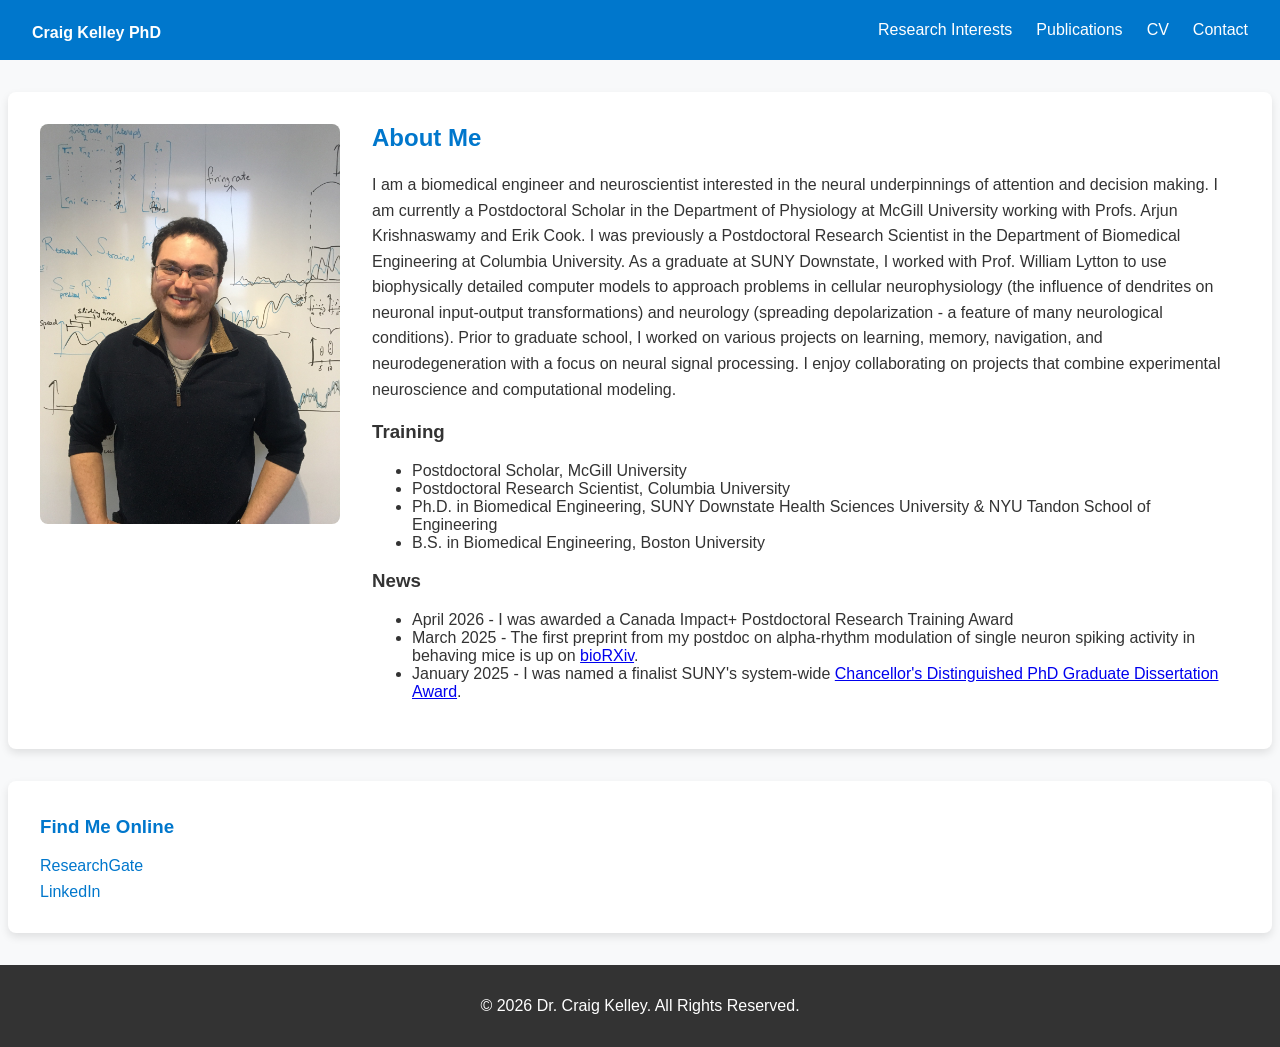
<file: index.html>
<!DOCTYPE html>
<html lang="en">
<head>
  <meta charset="UTF-8">
  <meta name="viewport" content="width=device-width, initial-scale=1.0">
  <title>Craig Kelley PhD</title>
  <link rel="stylesheet" href="style.css">
</head>
<body>
  <header>
    <div class="nav-bar">
      <h1><a href="index.html">Craig Kelley PhD</a></h1>
      <nav>
        <ul>
          <li><a href="research.html">Research Interests</a></li>
          <li><a href="publications.html">Publications</a></li>
          <li><a href="cv.pdf" target="_blank">CV</a></li>
          <li><a href="contact.html">Contact</a></li>
        </ul>
      </nav>
    </div>
  </header>

  <main>
    <!-- Profile Section -->
    <section class="profile">
      <div class="profile-image">
        <img src="profile.jpg" alt="Dr. Craig Kelley's Profile Picture">
      </div>
      <div class="about-me">
        <h2>About Me</h2>
        <p>
            I am a biomedical engineer and neuroscientist interested in the neural underpinnings of attention and decision making. 
            I am currently a Postdoctoral Scholar in the Department of Physiology at McGill University working with Profs. Arjun Krishnaswamy and Erik Cook.
            I was previously a Postdoctoral Research Scientist in the Department of Biomedical Engineering at Columbia University.
            As a graduate at SUNY Downstate, I worked with Prof. William Lytton to use biophysically detailed computer models to approach problems in cellular neurophysiology
            (the influence of dendrites on neuronal input-output transformations) and neurology (spreading depolarization - a feature of many neurological conditions).
            Prior to graduate school, I worked on various projects on learning, memory, navigation, and neurodegeneration with a focus on neural signal processing.  
            I enjoy collaborating on projects that combine experimental neuroscience and computational modeling.
        </p>
        <!-- Education Subsection -->
        <h3>Training</h3>
        <ul>
            <li>Postdoctoral Scholar, McGill University</li>
            <li>Postdoctoral Research Scientist, Columbia University</li>
            <li>Ph.D. in Biomedical Engineering, SUNY Downstate Health Sciences University & NYU Tandon School of Engineering</li>
            <li>B.S. in Biomedical Engineering, Boston University</li>
        </ul>
        <!-- News Subsection -->
        <h3>News</h3>
        <ul>
            <li>April 2026 - I was awarded a Canada Impact+ Postdoctoral Research Training Award</li>
            <li>March 2025 - The first preprint from my postdoc on alpha-rhythm modulation of single neuron spiking activity in behaving mice is up on <a href="https://www.biorxiv.org/content/10.1101/2025.03.07.642074v1" target="_blank">bioRXiv</a>.</li>
            <li>January 2025 - I was named a finalist SUNY's system-wide <a href="https://system.suny.edu/academic-affairs/faculty-staff-awards/dissertation-award/" target="_blank">Chancellor's Distinguished PhD Graduate Dissertation Award</a>. </li>
        </ul>
      </div>
      </div>
    </section>

    <!-- External Links Section -->
    <section class="external-links">
      <h3>Find Me Online</h3>
      <ul>
        <li><a href="https://www.researchgate.net/profile/Craig-Kelley" target="_blank">ResearchGate</a></li>
        <li><a href="https://www.linkedin.com/feed/" target="_blank">LinkedIn</a></li>
      </ul>
    </section>
  </main>

  <footer>
    <p>&copy; 2026 Dr. Craig Kelley. All Rights Reserved.</p>
  </footer>
</body>
</html>
</file>
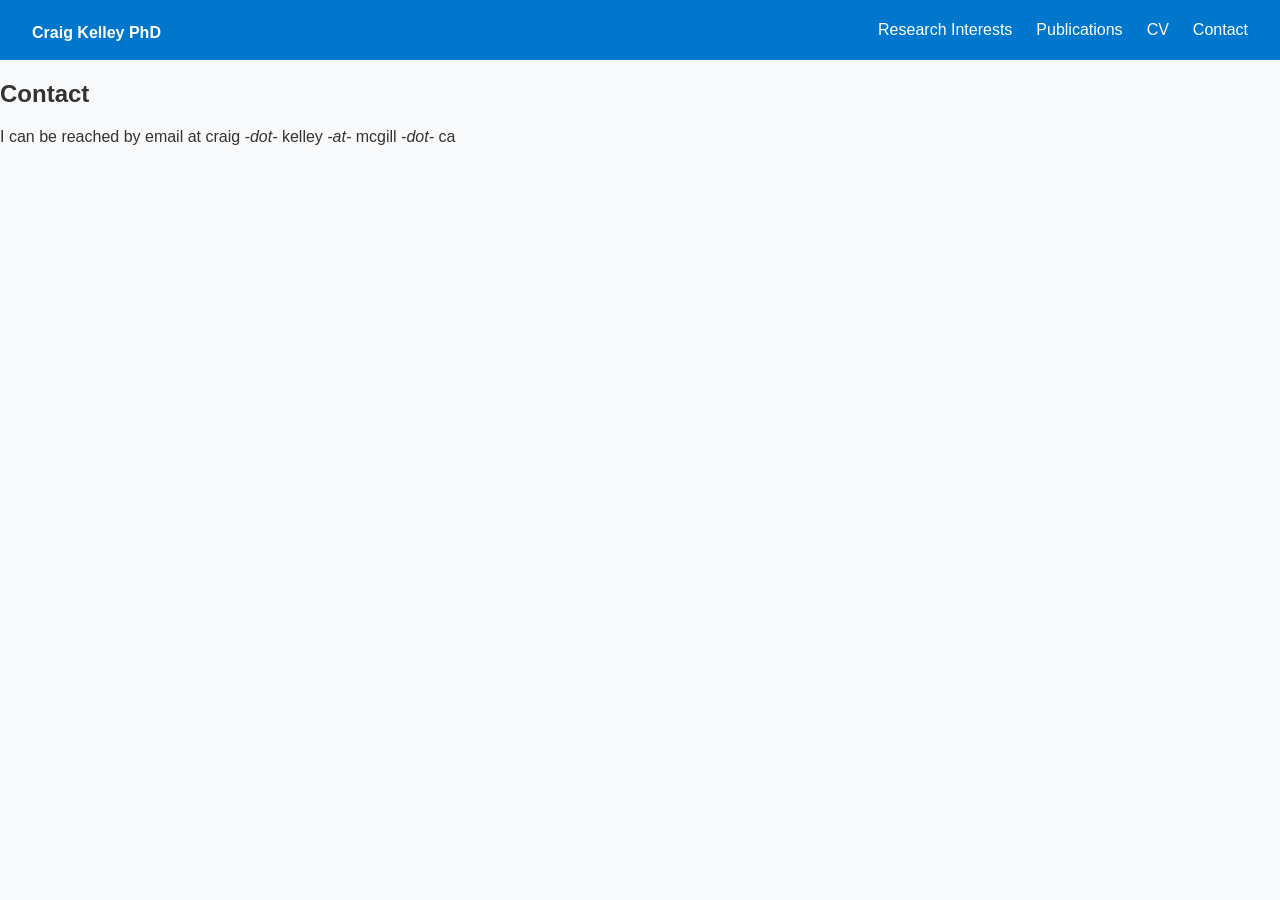
<file: contact.html>
<!DOCTYPE html>
<html lang="en">
<head>
  <meta charset="UTF-8">
  <meta name="viewport" content="width=device-width, initial-scale=1.0">
  <title>Contact</title>
  <link rel="stylesheet" href="style.css">
</head>
<body>
    <header>
        <div class="nav-bar">
          <h1><a href="index.html">Craig Kelley PhD</a></h1>
          <nav>
            <ul>
              <li><a href="research.html">Research Interests</a></li>
              <li><a href="publications.html">Publications</a></li>
              <li><a href="cv.pdf" target="_blank">CV</a></li>
              <li><a href="contact.html">Contact</a></li>
            </ul>
          </nav>
        </div>
    </header>
  <main>
    <h2>Contact</h2>
    <p>I can be reached by email at craig <em>-dot-</em> kelley <em>-at-</em> mcgill <em>-dot-</em> ca</p>
  </main>
</body>
</html>
</file>
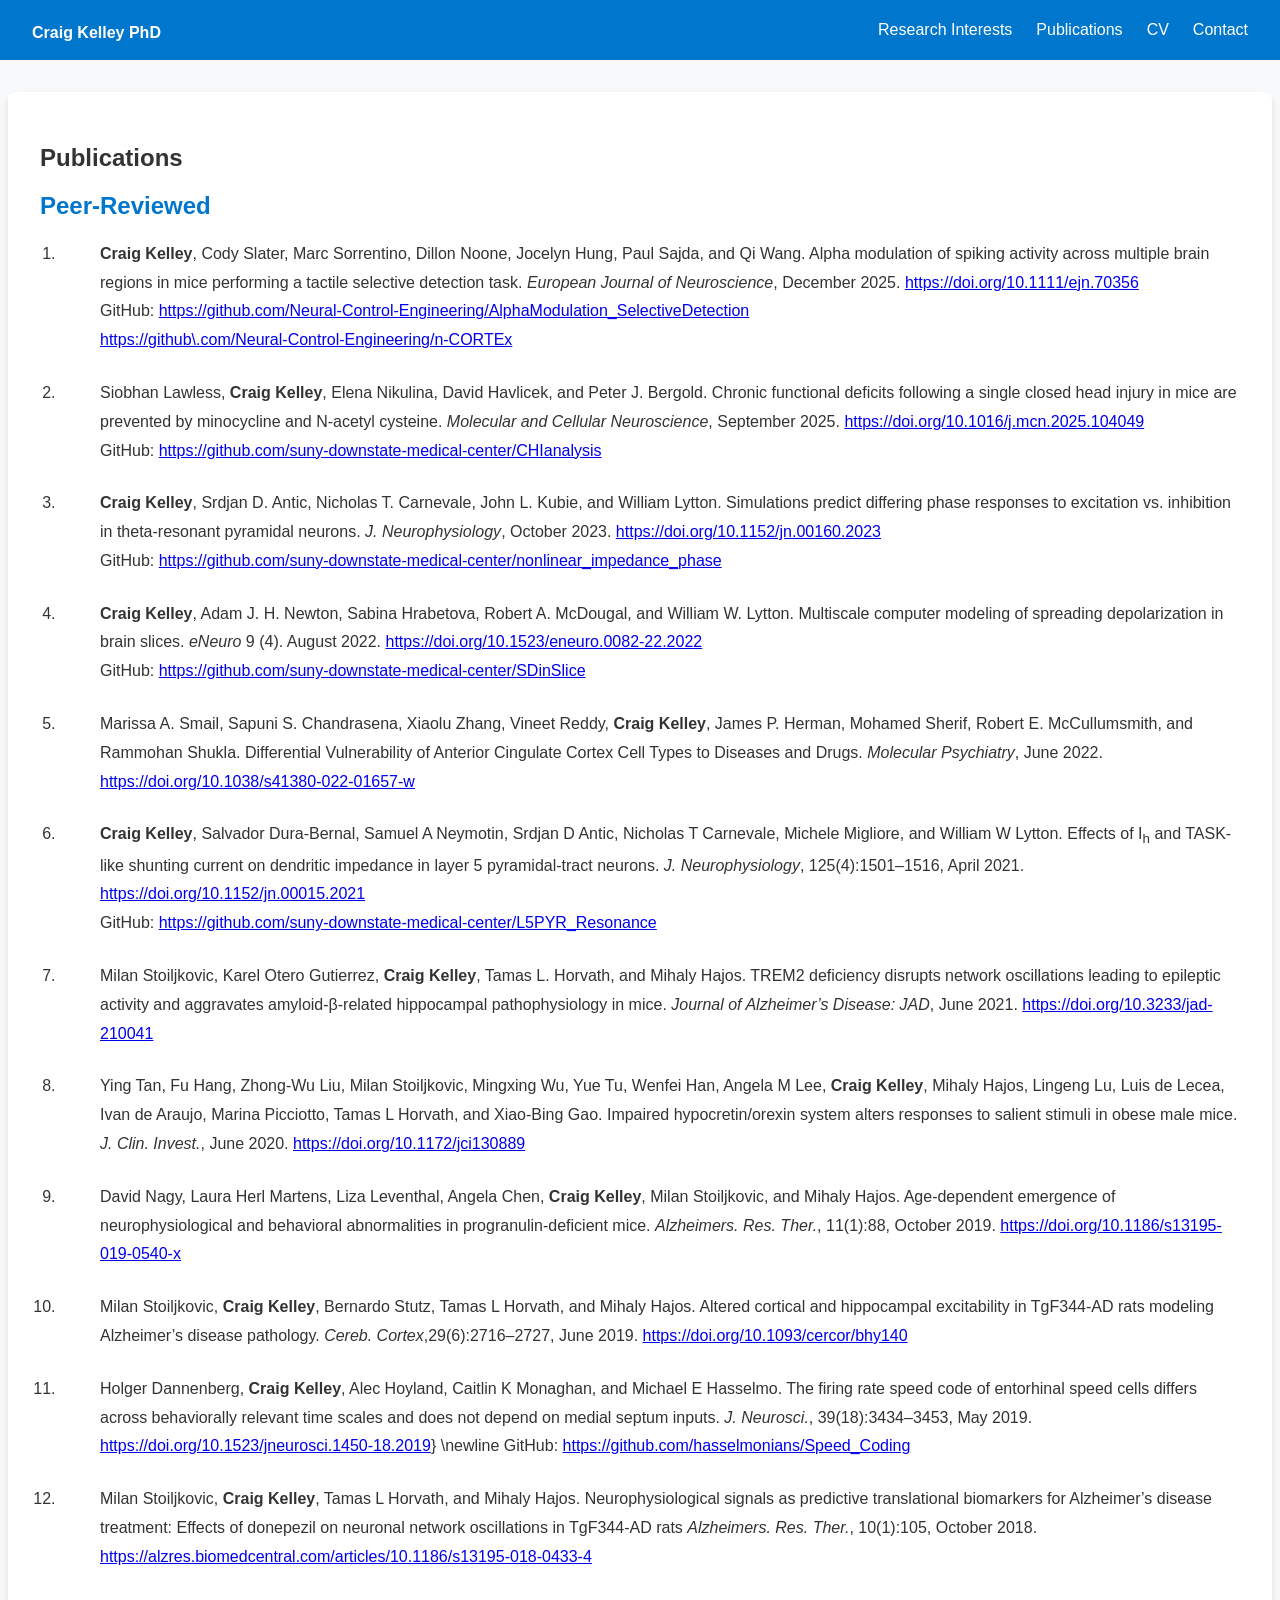
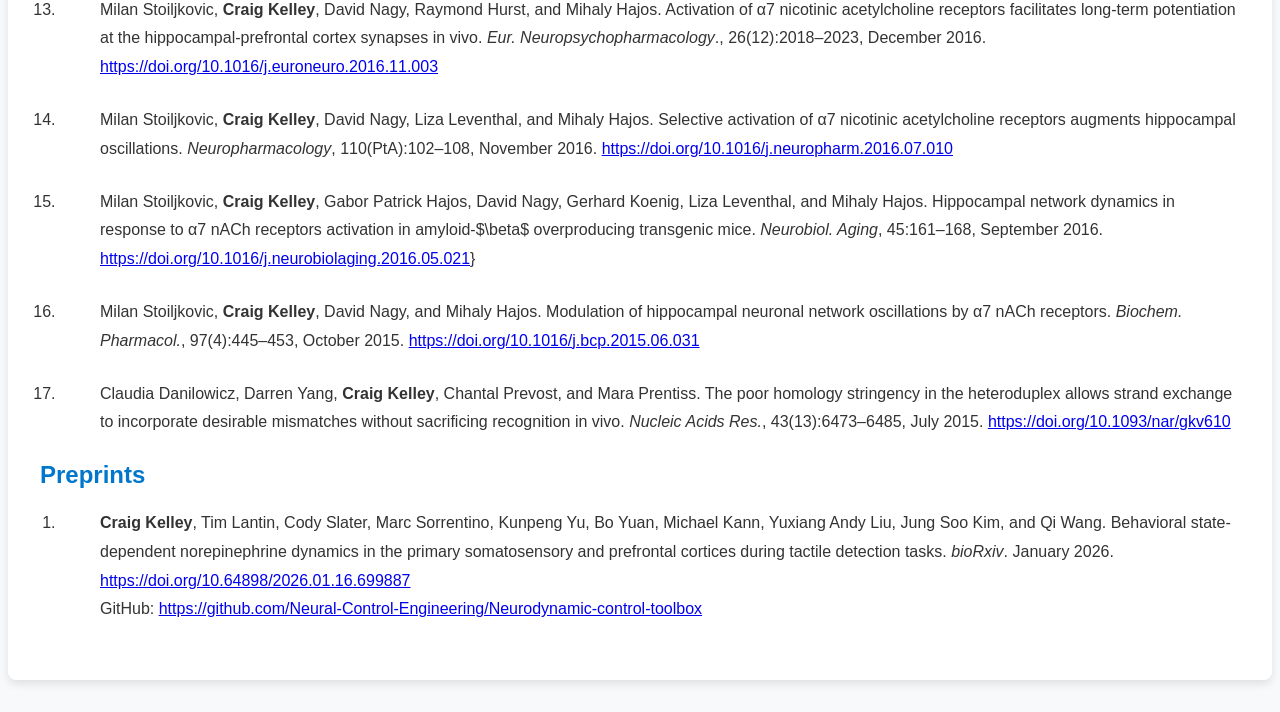
<file: publications.html>
<!DOCTYPE html>
<html lang="en">
<head>
  <meta charset="UTF-8">
  <meta name="viewport" content="width=device-width, initial-scale=1.0">
  <link rel="stylesheet" href="style.css">
  <title>Publications</title>
</head>
<body>
    <header>
        <div class="nav-bar">
          <h1><a href="index.html">Craig Kelley PhD</a></h1>
          <nav>
            <ul>
              <li><a href="research.html">Research Interests</a></li>
              <li><a href="publications.html">Publications</a></li>
              <li><a href="cv.pdf" target="_blank">CV</a></li>
              <li><a href="contact.html">Contact</a></li>
            </ul>
          </nav>
        </div>
    </header>
    <main>
        <section class="publications">
            <div class="pub-list">
            <h1>Publications</h1>
        
            <h2>Peer-Reviewed</h2>
            <ol>
                <li>
                <strong>Craig Kelley</strong>, Cody Slater, Marc Sorrentino, Dillon Noone, Jocelyn Hung, Paul Sajda, and Qi Wang. 
                Alpha modulation of spiking activity across multiple brain regions in mice performing a tactile selective detection task. 
                <em>European Journal of Neuroscience</em>, December 2025. <a href="https://doi.org/10.1111/ejn.70356" target="_blank">https://doi.org/10.1111/ejn.70356</a>
                <br>GitHub: <a href="https://github.com/Neural-Control-Engineering/AlphaModulation_SelectiveDetection" target="_blank">https://github.com/Neural-Control-Engineering/AlphaModulation_SelectiveDetection</a>
                <br><a href="https://github\.com/Neural-Control-Engineering/n-CORTEx" target="_blank">https://github\.com/Neural-Control-Engineering/n-CORTEx</a>
                </li>

                <li>
                Siobhan Lawless, <strong>Craig Kelley</strong>, Elena Nikulina, David Havlicek, and Peter J. Bergold.
                Chronic functional deficits following a single closed head injury in mice are prevented by minocycline and N-acetyl cysteine.
                <em>Molecular and Cellular Neuroscience</em>, September 2025.
                <a href="https://doi.org/10.1016/j.mcn.2025.104049" target="_blank">https://doi.org/10.1016/j.mcn.2025.104049</a>
                <br>GitHub: <a href="https://github.com/suny-downstate-medical-center/CHIanalysis" target="_blank">https://github.com/suny-downstate-medical-center/CHIanalysis</a>
                </li> 
                
                <li>
                <strong>Craig Kelley</strong>, Srdjan D. Antic, Nicholas T. Carnevale, John L. Kubie, and William Lytton. 
                Simulations predict differing phase responses to excitation vs. inhibition in theta-resonant pyramidal neurons. 
                <em>J. Neurophysiology</em>, October 2023.
                <a href="https://doi.org/10.1152/jn.00160.2023" target="_blank">https://doi.org/10.1152/jn.00160.2023</a>
                <br>GitHub: <a href="https://github.com/suny-downstate-medical-center/nonlinear_impedance_phase" target="_blank">https://github.com/suny-downstate-medical-center/nonlinear_impedance_phase</a>
                </li>

                <li>
                <strong>Craig Kelley</strong>, Adam J. H. Newton, Sabina Hrabetova, Robert A. McDougal, and William W. Lytton. 
                Multiscale computer modeling of spreading depolarization in brain slices. <em>eNeuro</em> 9 (4). August 2022. 
                <a href="https://doi.org/10.1523/eneuro.0082-22.2022" target="_blank">https://doi.org/10.1523/eneuro.0082-22.2022</a>
                <br>GitHub: <a href="https://github.com/suny-downstate-medical-center/SDinSlice" target="_blank">https://github.com/suny-downstate-medical-center/SDinSlice</a>
                </li>

                <li>
                Marissa A. Smail, Sapuni S. Chandrasena, Xiaolu Zhang, Vineet Reddy, <strong>Craig Kelley</strong>, James P. Herman, Mohamed Sherif, Robert E. McCullumsmith, and Rammohan Shukla. 
                Differential Vulnerability of Anterior Cingulate Cortex Cell Types to Diseases and Drugs. <em>Molecular Psychiatry</em>, June 2022. 
                <a href="https://doi.org/10.1038/s41380-022-01657-w" target="_blank">https://doi.org/10.1038/s41380-022-01657-w</a>
                </li>

                <li>
                <strong>Craig Kelley</strong>, Salvador Dura-Bernal, Samuel A Neymotin, Srdjan D Antic, Nicholas T Carnevale, Michele Migliore, and William W Lytton. 
                Effects of I<sub>h</sub> and TASK-like shunting current on dendritic impedance in layer 5 pyramidal-tract neurons. 
                <em>J. Neurophysiology</em>, 125(4):1501–1516, April 2021. 
                <a href="https://doi.org/10.1152/jn.00015.2021" target="_blank">https://doi.org/10.1152/jn.00015.2021</a>
                <br>GitHub: <a href="https://github.com/suny-downstate-medical-center/L5PYR_Resonance" target="_blank">https://github.com/suny-downstate-medical-center/L5PYR_Resonance</a>
                </li>

                <li>
                Milan Stoiljkovic, Karel Otero Gutierrez, <strong>Craig Kelley</strong>, Tamas L. Horvath, and Mihaly Hajos. 
                TREM2 deficiency disrupts network oscillations leading to epileptic activity and aggravates amyloid-β-related hippocampal pathophysiology in mice. 
                <em>Journal of Alzheimer’s Disease: JAD</em>, June 2021. 
                <a href="https://doi.org/10.3233/jad-210041" target="_blank">https://doi.org/10.3233/jad-210041</a>
                </li>

                <li>
                Ying Tan, Fu Hang, Zhong-Wu Liu, Milan Stoiljkovic, Mingxing Wu, Yue Tu, Wenfei Han, Angela M Lee, <strong>Craig Kelley</strong>, Mihaly Hajos, Lingeng Lu, Luis de Lecea, Ivan de Araujo, Marina Picciotto, Tamas L Horvath, and Xiao-Bing Gao. 
                Impaired hypocretin/orexin system alters responses to salient stimuli in obese male mice. 
                <em>J. Clin. Invest.</em>, June 2020. 
                <a href="https://doi.org/10.1172/jci130889" target="_blank">https://doi.org/10.1172/jci130889</a>
                </li>

                <li>
                David Nagy, Laura Herl Martens, Liza Leventhal, Angela Chen, <strong>Craig Kelley</strong>, Milan Stoiljkovic, and Mihaly Hajos. 
                Age-dependent emergence of neurophysiological and behavioral abnormalities in progranulin-deficient mice. 
                <em>Alzheimers. Res. Ther.</em>, 11(1):88, October 2019. 
                <a href="https://doi.org/10.1186/s13195-019-0540-x" target="_blank">https://doi.org/10.1186/s13195-019-0540-x</a>
                </li>
                
                <li> 
                Milan Stoiljkovic, <strong>Craig Kelley</strong>, Bernardo Stutz, Tamas L Horvath, and Mihaly Hajos. 
                Altered cortical and hippocampal excitability in TgF344-AD rats modeling Alzheimer’s disease pathology. 
                <em>Cereb. Cortex</em>,29(6):2716–2727, June 2019. <a href="https://doi.org/10.1093/cercor/bhy140" target="_blank">https://doi.org/10.1093/cercor/bhy140</a>
                </li>
                
                <li> 
                Holger Dannenberg, <strong>Craig Kelley</strong>, Alec Hoyland, Caitlin K Monaghan, and Michael E Hasselmo. 
                The firing rate speed code of entorhinal speed cells differs across behaviorally relevant time scales and does not depend on medial septum inputs.
                <em>J. Neurosci.</em>, 39(18):3434–3453, May 2019. <a href="https://doi.org/10.1523/jneurosci.1450-18.2019" target="_blank">https://doi.org/10.1523/jneurosci.1450-18.2019</a>}
                \newline GitHub: <a href="https://github.com/hasselmonians/Speed_Coding", target="_blank">https://github.com/hasselmonians/Speed_Coding</a>
                </li>
                
                <li> 
                Milan Stoiljkovic, <strong>Craig Kelley</strong>, Tamas L Horvath, and Mihaly Hajos.  
                Neurophysiological signals as predictive translational biomarkers for Alzheimer’s disease treatment:  
                Effects of donepezil on neuronal network oscillations in TgF344-AD rats
                <em>Alzheimers. Res. Ther.</em>, 10(1):105, October 2018. <a href="https://alzres.biomedcentral.com/articles/10.1186/s13195-018-0433-4" target="_blank">https://alzres.biomedcentral.com/articles/10.1186/s13195-018-0433-4</a>
                </li>
                
                <li>
                Milan Stoiljkovic, <strong>Craig Kelley</strong>, David Nagy, Raymond Hurst, and Mihaly Hajos.  
                Activation of &alpha;7 nicotinic acetylcholine receptors facilitates long-term potentiation at the hippocampal-prefrontal cortex synapses in vivo.
                <em>Eur. Neuropsychopharmacology</em>., 26(12):2018–2023, December 2016. <a href="https://doi.org/10.1016/j.euroneuro.2016.11.003" target="_blank">https://doi.org/10.1016/j.euroneuro.2016.11.003</a>
                </li>
                
                <li>
                Milan Stoiljkovic, <strong>Craig Kelley</strong>, David Nagy, Liza Leventhal, and Mihaly Hajos.  
                Selective activation of &alpha;7 nicotinic acetylcholine receptors augments hippocampal oscillations.
                <em>Neuropharmacology</em>, 110(PtA):102–108, November 2016. <a href="https://doi.org/10.1016/j.neuropharm.2016.07.010" target="_blank">https://doi.org/10.1016/j.neuropharm.2016.07.010</a>
                </li>

                <li> 
                Milan Stoiljkovic, <strong>Craig Kelley</strong>, Gabor Patrick Hajos, David  Nagy, Gerhard Koenig, Liza Leventhal, and Mihaly Hajos. 
                Hippocampal  network  dynamics  in  response  to &alpha;7  nACh  receptors  activation  in amyloid-$\beta$ overproducing transgenic mice.
                <em>Neurobiol. Aging</em>, 45:161–168, September 2016. <a href="https://doi.org/10.1016/j.neurobiolaging.2016.05.021" target="_blank">https://doi.org/10.1016/j.neurobiolaging.2016.05.021</a>}
                </li>

                <li> Milan Stoiljkovic, <strong>Craig Kelley</strong>, David Nagy, and Mihaly Hajos. 
                Modulation of hippocampal neuronal network oscillations by &alpha;7 nACh receptors.
                <em>Biochem. Pharmacol.</em>, 97(4):445–453, October 2015. <a href="https://doi.org/10.1016/j.bcp.2015.06.031" target="_blank">https://doi.org/10.1016/j.bcp.2015.06.031</a>
                </li>

                <li> Claudia  Danilowicz,  Darren  Yang, <strong>Craig Kelley</strong>,  Chantal  Prevost,  and  Mara Prentiss.   
                The poor homology stringency in the heteroduplex allows strand exchange to incorporate desirable mismatches 
                without sacrificing recognition in vivo.
                <em>Nucleic Acids Res.</em>, 43(13):6473–6485, July 2015. <a href="https://doi.org/10.1093/nar/gkv610" target="_blank">https://doi.org/10.1093/nar/gkv610</a>
                </li>
            </ol>

            <h2>Preprints</h2>
            <ol>
                <li>
                <strong>Craig Kelley</strong>, Tim Lantin, Cody Slater, Marc Sorrentino, Kunpeng Yu, Bo Yuan, Michael Kann, Yuxiang
                Andy Liu, Jung Soo Kim, and Qi Wang. Behavioral state-dependent norepinephrine dynamics in
                the primary somatosensory and prefrontal cortices during tactile detection tasks. <em>bioRxiv</em>. January 2026.
                <a href="https://doi.org/10.64898/2026.01.16.699887" target="_blank">https://doi.org/10.64898/2026.01.16.699887</a>
                <br>GitHub: <a href="https://github.com/Neural-Control-Engineering/Neurodynamic-control-toolbox" target="_blank">https://github.com/Neural-Control-Engineering/Neurodynamic-control-toolbox</a>
                </li>
            </ol>
        </div>
        </div>
    </section>
    </main>
</body>
</html>
</file>
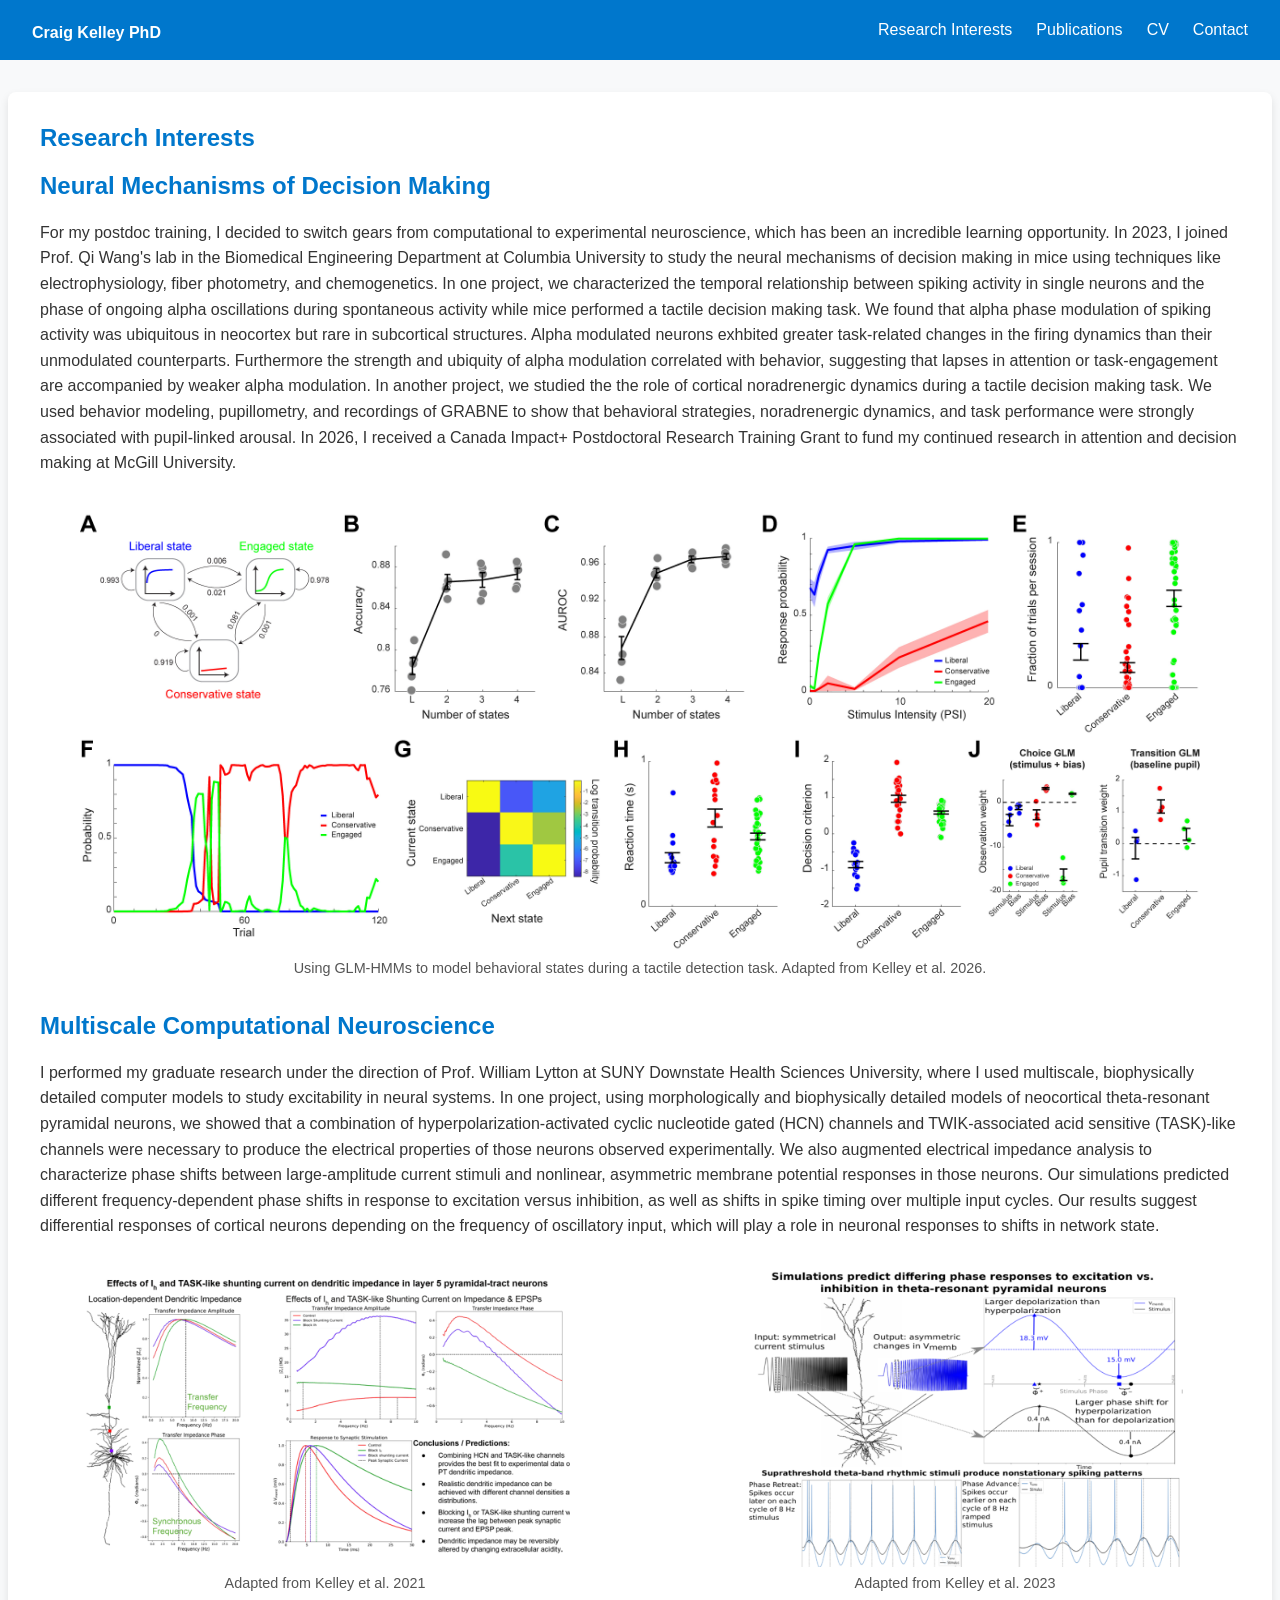
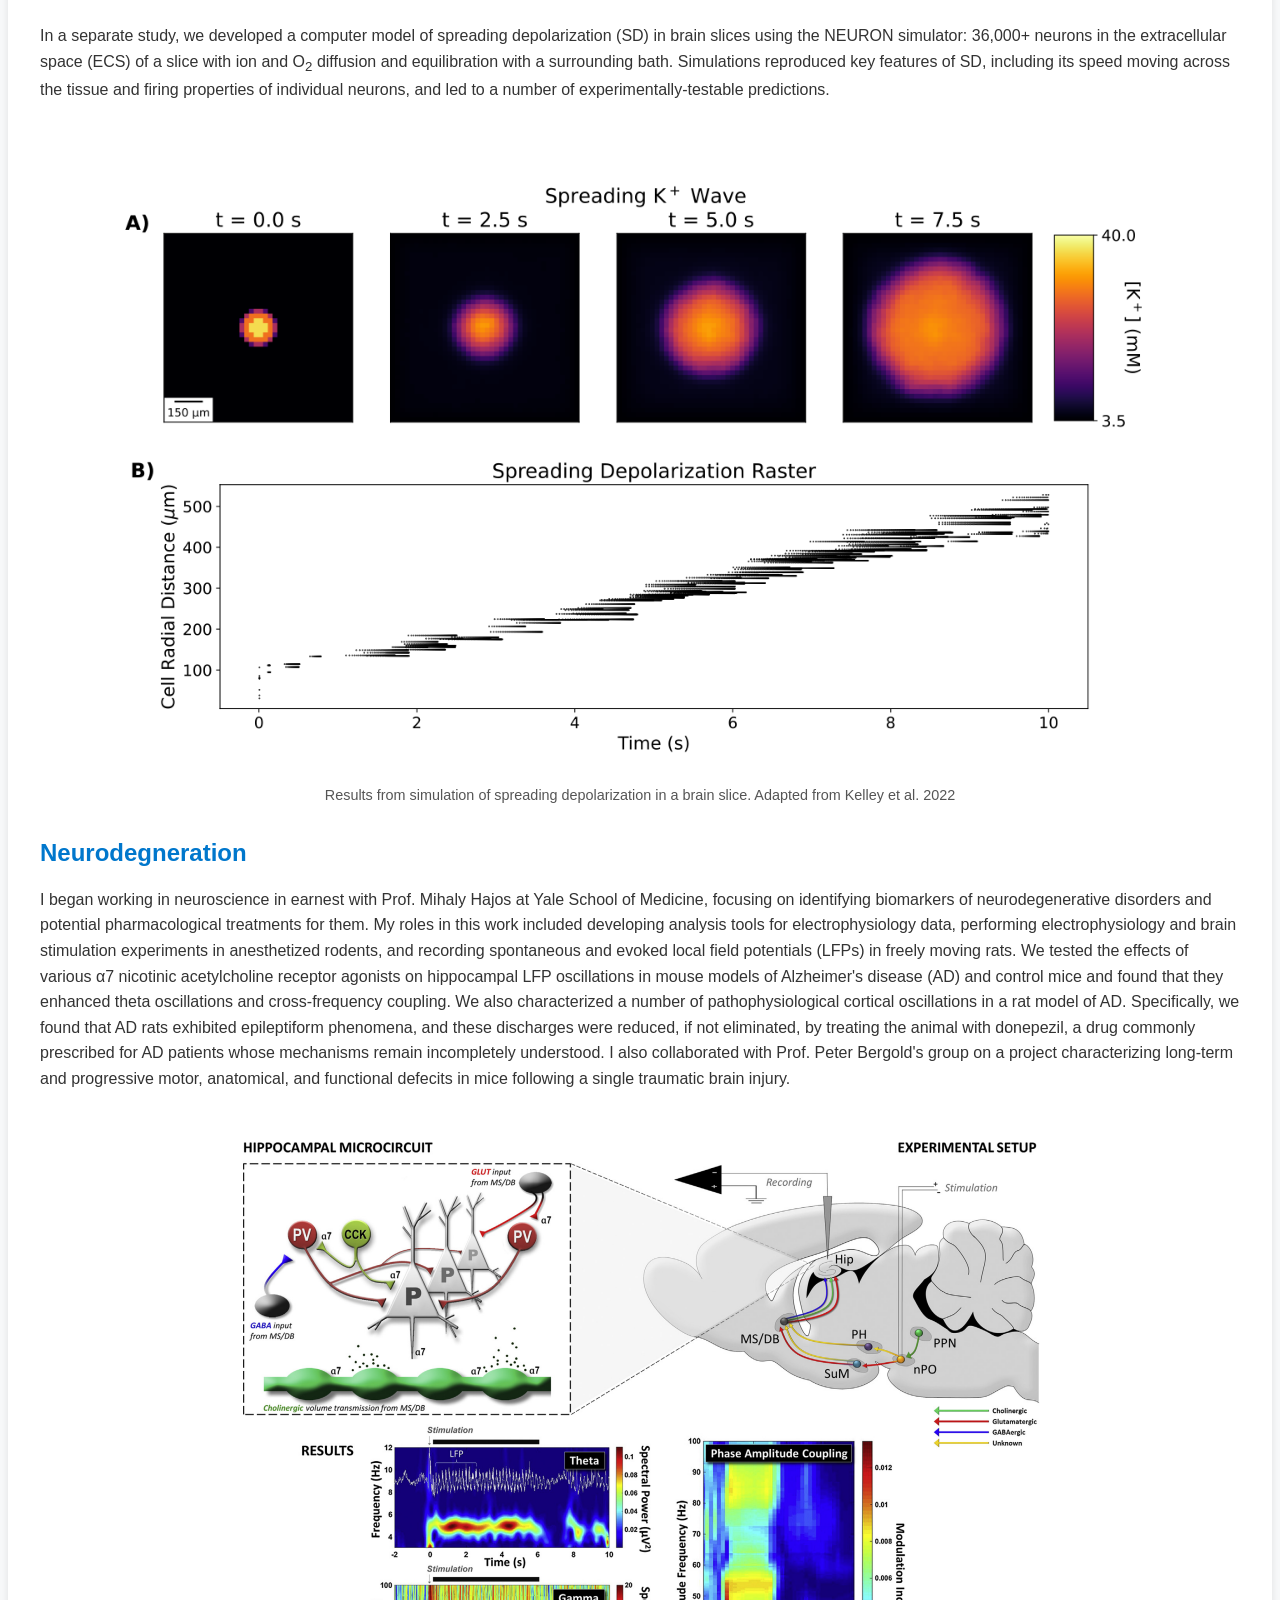
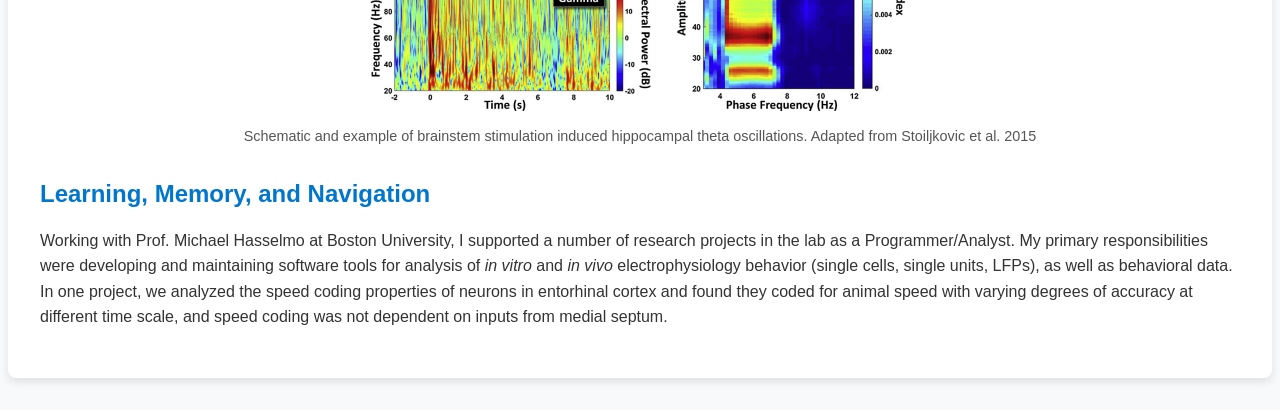
<file: research.html>
<!DOCTYPE html>
<html lang="en">
<head>
  <meta charset="UTF-8">
  <meta name="viewport" content="width=device-width, initial-scale=1.0">
  <title>Research Interests</title>
  <link rel="stylesheet" href="style.css">
</head>
<body>
    <header>
        <div class="nav-bar">
          <h1><a href="index.html">Craig Kelley PhD</a></h1>
          <nav>
            <ul>
              <li><a href="research.html">Research Interests</a></li>
              <li><a href="publications.html">Publications</a></li>
              <li><a href="cv.pdf" target="_blank">CV</a></li>
              <li><a href="contact.html">Contact</a></li>
            </ul>
          </nav>
        </div>
    </header>
  <main>
    <section class="research">
        <div class="research-interests">
        <h2>Research Interests</h2>
        <h2>Neural Mechanisms of Decision Making</h2>
        <p>For my postdoc training, I decided to switch gears from computational to experimental neuroscience, which has been an incredible learning opportunity.
        In 2023, I joined Prof. Qi Wang's lab in the Biomedical Engineering Department at Columbia University to study the neural mechanisms of decision making 
        in mice using techniques like electrophysiology, fiber photometry, and chemogenetics.  In one project, we characterized the temporal relationship between 
        spiking activity in single neurons and the phase of ongoing alpha oscillations during spontaneous activity while mice performed a tactile decision making task.
        We found that alpha phase modulation of spiking activity was ubiquitous in neocortex but rare in subcortical structures. Alpha modulated neurons 
        exhbited greater task-related changes in the firing dynamics than their unmodulated counterparts. Furthermore the strength and ubiquity of alpha modulation 
        correlated with behavior, suggesting that lapses in attention or task-engagement are accompanied by weaker alpha modulation.  In another project, we studied 
        the the role of cortical noradrenergic dynamics during a tactile decision making task.  We used behavior modeling, pupillometry, and recordings of GRABNE to 
        show that behavioral strategies, noradrenergic dynamics, and task performance were strongly associated with pupil-linked arousal.  In 2026, I received a Canada 
        Impact+ Postdoctoral Research Training Grant to fund my continued research in attention and decision making at McGill University.
        </p>
        
        <div class="big-fig">
            <figure style="text-align: center;">
                <img src="glmhmm.jpg" alt="glmhmm" style="display: block; margin: auto;">
                <figcaption>Using GLM-HMMs to model behavioral states during a tactile detection task. Adapted from Kelley et al. 2026.</figcaption>
            </figure>
        </div>

        <h2>Multiscale Computational Neuroscience</h2>
        <p>I performed my graduate research under the direction of Prof. William Lytton at SUNY Downstate Health Sciences University, where I used multiscale, biophysically detailed computer models to study excitability in neural systems. 
            In one project, using morphologically and biophysically detailed models of neocortical theta-resonant pyramidal neurons, we showed that a combination of hyperpolarization-activated cyclic nucleotide gated (HCN) channels and TWIK-associated acid sensitive (TASK)-like channels were necessary to produce the electrical properties of those neurons observed experimentally.
            We also augmented electrical impedance analysis to characterize phase shifts between large-amplitude current stimuli and nonlinear, asymmetric membrane potential responses in those neurons. 
            Our simulations predicted different frequency-dependent phase shifts in response to excitation versus inhibition, as well as shifts in spike timing over multiple input
            cycles. Our results suggest differential responses of cortical neurons depending on the frequency of oscillatory input, which will play a role in
            neuronal responses to shifts in network state.</p>

            <div class="figure-container">
                <figure>
                  <img src="jnphys_graphical_abstract.png" alt="jnphys graphical abstract" style="display: block; margin: auto;">
                  <figcaption>Adapted from Kelley et al. 2021</figcaption>
                </figure>
                <figure>
                  <img src="jnphys2_graph_abstract.png" alt="nonlinear graphical abstract" style="display: block; margin: auto;">
                  <figcaption>Adapted from Kelley et al. 2023</figcaption>
                </figure>
            </div>

            <p> In a separate study, we developed a computer model of spreading depolarization (SD) in brain slices using the NEURON simulator:
              36,000+ neurons in the extracellular space (ECS) of a slice with ion and O<sub>2</sub> diffusion and equilibration with a surrounding bath. 
              Simulations reproduced key features of SD, including its speed moving across the tissue 
              and firing properties of individual neurons, and led to a number of experimentally-testable predictions.</p>

            <div class="big-fig">
                <figure style="text-align: center;">
                    <img src="SD_inferno.png" alt="sd inferno" style="display: block; margin: auto;">
                    <figcaption>Results from simulation of spreading depolarization in a brain slice. Adapted from Kelley et al. 2022</figcaption>
                </figure>
            </div>
        <!-- <figure style="text-align: center;">
            <img src="jnphys2_graph_abstract.png" alt="nonlinear graphical abstract" style="display: block; margin: auto;">
            <figcaption>Adapted from Kelley et al. 2023</figcaption>
        </figure> -->
        <h2>Neurodegneration</h2>
        <p> I began working in neuroscience in earnest with Prof. Mihaly Hajos at Yale School of Medicine, 
            focusing on identifying biomarkers of neurodegenerative disorders and potential pharmacological treatments for them.
            My roles in this work included developing analysis tools for electrophysiology data,
            performing electrophysiology and brain stimulation experiments in anesthetized rodents,
            and recording spontaneous and evoked local field potentials (LFPs) in freely moving rats.
            We tested the effects of various &alpha;7 nicotinic acetylcholine receptor agonists on hippocampal LFP oscillations in mouse models of Alzheimer's disease (AD) and control mice and found that they enhanced theta oscillations and cross-frequency coupling.
            We also characterized a number of pathophysiological cortical oscillations in a rat model of AD. 
            Specifically, we found that AD rats exhibited epileptiform phenomena, and these discharges were reduced, if not eliminated, by treating the animal with donepezil, a drug commonly prescribed for AD patients whose mechanisms remain  incompletely understood.
            I also collaborated with Prof. Peter Bergold's group on a project characterizing long-term and progressive motor, anatomical, and functional defecits in 
            mice following a single traumatic brain injury.</p>
          
          <div class="big-fig">
              <figure style="text-align: center;">
                  <img src="biochemical_pharmacology_2015.png" alt="stim-theta" style="display: block; margin: auto;">
                  <figcaption>Schematic and example of brainstem stimulation induced hippocampal theta oscillations. Adapted from Stoiljkovic et al. 2015</figcaption>
              </figure>
          </div>
          
        <h2>Learning, Memory, and Navigation</h2>
        <p>Working with Prof. Michael Hasselmo at Boston University, I supported a number of research projects in the lab as a Programmer/Analyst. 
            My primary responsibilities were developing and maintaining software tools for analysis of <em>in vitro</em> and <em>in vivo</em> electrophysiology behavior (single cells, single units, LFPs), as well as behavioral data.
            In one project, we analyzed the speed coding properties of neurons in entorhinal cortex and found they coded for animal speed with varying degrees of accuracy at different time scale, and speed coding was not dependent on inputs from medial septum.</p>
        </div>
        </div>
    </section>
  </main>
</body>
</html>
</file>
<file: style.css>
/* General Reset */
body {
    margin: 0;
    font-family: 'Arial', sans-serif;
    color: #333;
    background-color: #f8f9fa;
  }
  
  /* Header and Navigation Bar */
  .nav-bar {
    display: flex;
    justify-content: space-between;
    align-items: center;
    background-color: #0077cc;
    padding: 1rem 2rem;
    color: white;
  }
  
  .nav-bar h1 {
    margin: 0;
    font-size: 1.5rem;
  }
  
  .nav-bar ul {
    list-style: none;
    margin: 0;
    padding: 0;
    display: flex;
  }
  
  .nav-bar li {
    margin-left: 1.5rem;
  }
  
  .nav-bar a {
    text-decoration: none;
    color: white;
    font-size: 1rem;
  }
  
  /* Profile Section */
  .profile {
    display: flex;
    align-items: flex-start;
    padding: 2rem;
    background: #ffffff;
    margin: 2rem auto;
    max-width: 1200px;
    border-radius: 8px;
    box-shadow: 0 4px 8px rgba(0, 0, 0, 0.1);
    gap: 2rem; /* Adds consistent spacing between elements */
  }

   /* Profile Section */
   .research {
    display: flex;
    align-items: flex-start;
    padding: 2rem;
    background: #ffffff;
    margin: 2rem auto;
    max-width: 1200px;
    border-radius: 8px;
    box-shadow: 0 4px 8px rgba(0, 0, 0, 0.1);
    gap: 2rem; /* Adds consistent spacing between elements */
  }

  .publications {
    display: flex;
    align-items: flex-start;
    padding: 2rem;
    background: #ffffff;
    margin: 2rem auto;
    max-width: 1200px;
    border-radius: 8px;
    box-shadow: 0 4px 8px rgba(0, 0, 0, 0.1);
    gap: 2rem; /* Adds consistent spacing between elements */
  }

  .profile-image {
    flex: 0 0 25%; /* Ensures the image container always takes 25% of the width */
  }
  
  .profile-image img {
    width: 100%;
    border-radius: 8px;
  }
  
  .about-me {
    flex: 1; /* Ensures the About Me section takes the remaining 75% */
  }
  
  .about-me h2 {
    margin-top: 0;
    color: #0077cc;
  }
  
  .about-me p {
    line-height: 1.6;
    font-size: 1rem;
  }

  .pub-list {
    flex: 1; /* Ensures the About Me section takes the remaining 75% */
  }
  
  .pub-list h2 {
    margin-top: 0;
    color: #0077cc;
  }
  
  .pub-list p {
    line-height: 1.6;
    font-size: 1rem;
  }

  .research-interests {
    flex: 1; /* Ensures the About Me section takes the remaining 75% */
  }

  .research-interests h2 {
    margin-top: 0;
    color: #0077cc;
  }
  
  .research-interests p {
    line-height: 1.6;
    font-size: 1rem;
  }
  
  /* External Links Section */
  .external-links {
    padding: 1rem 2rem;
    background: #ffffff;
    max-width: 1200px;
    margin: 2rem auto;
    border-radius: 8px;
    box-shadow: 0 4px 8px rgba(0, 0, 0, 0.1);
  }
  
  .external-links h3 {
    color: #0077cc;
  }
  
  .external-links ul {
    list-style: none;
    padding: 0;
  }
  
  .external-links li {
    margin: 0.5rem 0;
  }
  
  .external-links a {
    text-decoration: none;
    color: #0077cc;
  }
  
  .external-links a:hover {
    text-decoration: underline;
  }
  
  /* Footer */
  footer {
    text-align: center;
    padding: 1rem;
    background: #333;
    color: white;
    margin-top: 2rem;
  }
  
  .pub-list ol {
    padding-left: 20px;
    line-height: 1.8;
  }
  .pub-list li {
    margin-bottom: 1.5rem;
    padding-left: 40px;
  }
  
  .figure-container {
    display: flex;
    justify-content: space-between; /* Adds space between the two figures */
    gap: 5%; /* Optional: adjusts spacing between figures */
    margin: 5px auto;
  }
  
  .figure-container figure {
    width: 50%; /* Each figure takes up 45% of the available width */
    text-align: center;
  }
  
  .figure-container img {
    max-width: 100%;
    height: auto; /* Ensures the image scales proportionally */
  }

  .big-fig {
    display: flex;
    justify-content: space-between; /* Adds space between the two figures */
    gap: 5%; /* Optional: adjusts spacing between figures */
    margin: 20px auto;
  }
  
  .big-fig figure {
    width: 95%; /* Each figure takes up 45% of the available width */
    text-align: center;
  }
  
  .big-fig img {
    max-width: 100%;
    height: auto; /* Ensures the image scales proportionally */
  }
  
  figcaption {
    font-size: 0.9rem;
    color: #555;
    margin-top: 8px;
  }
</file>
